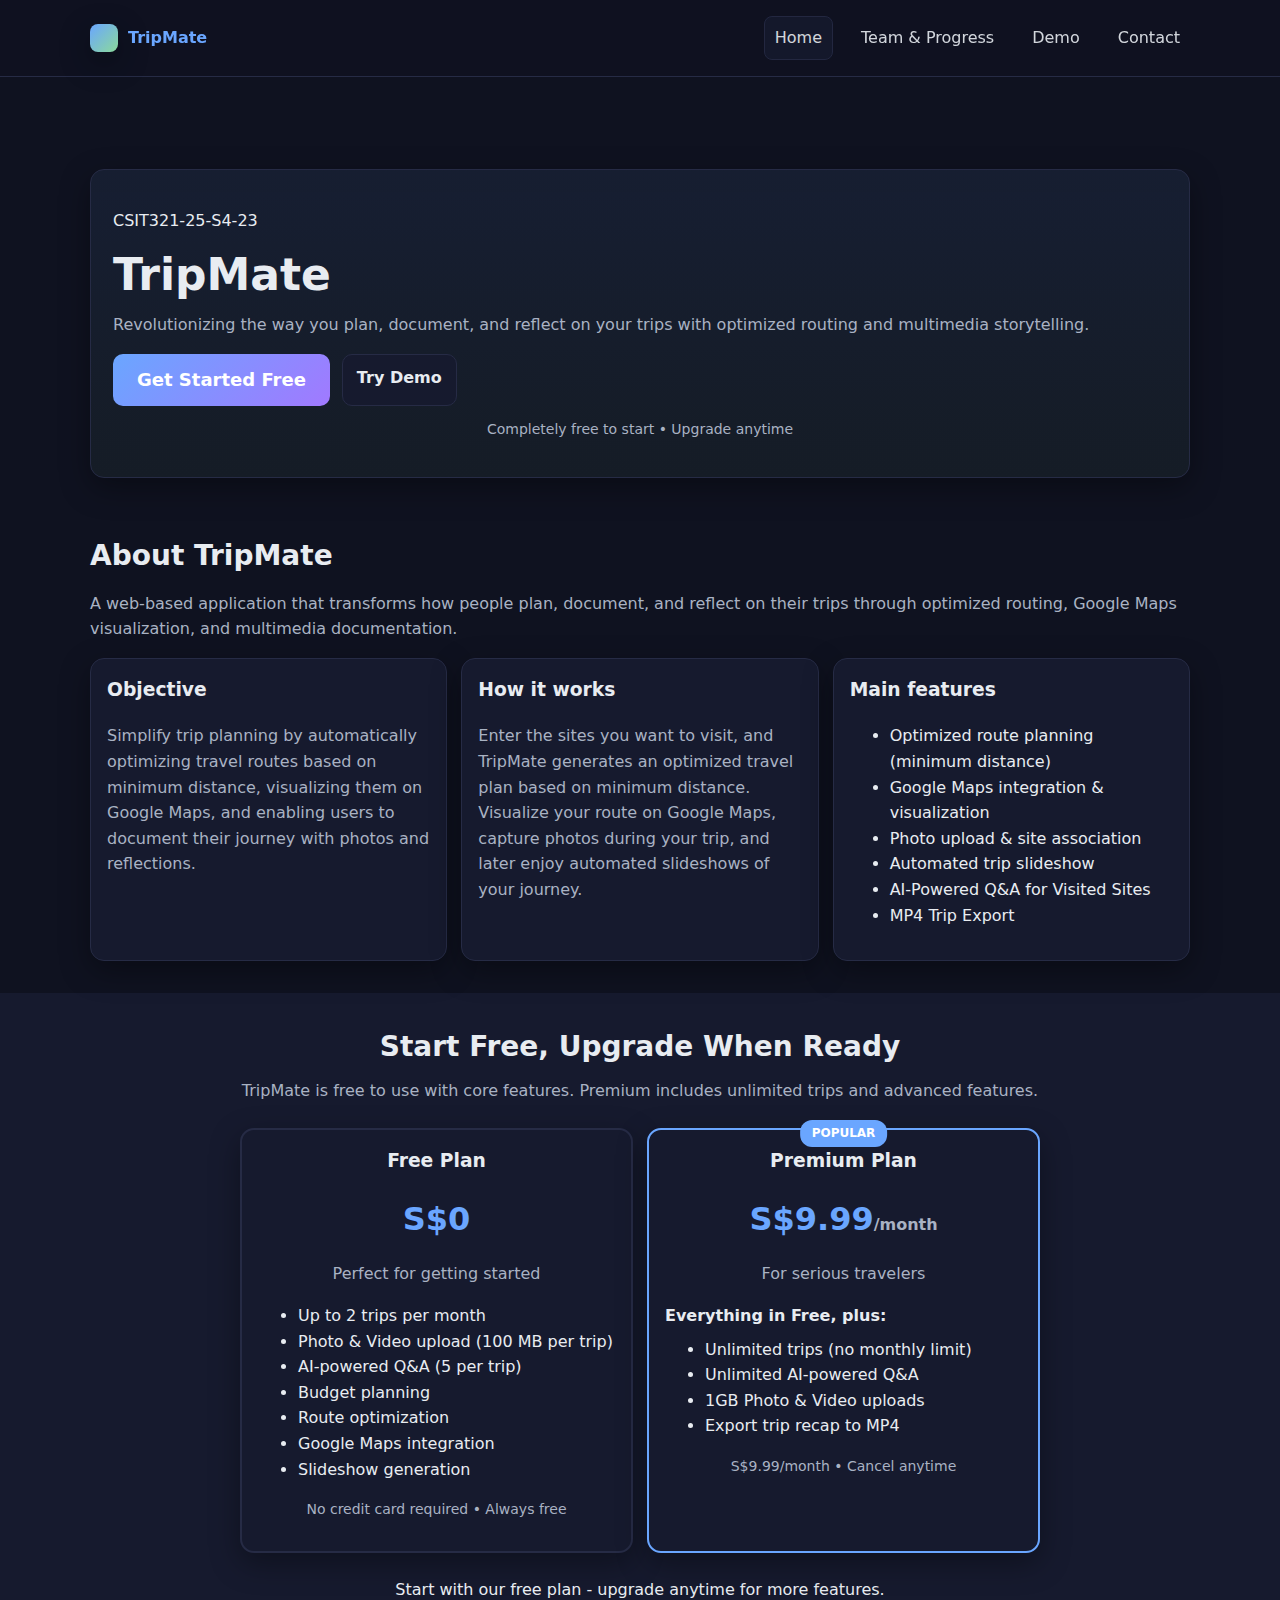
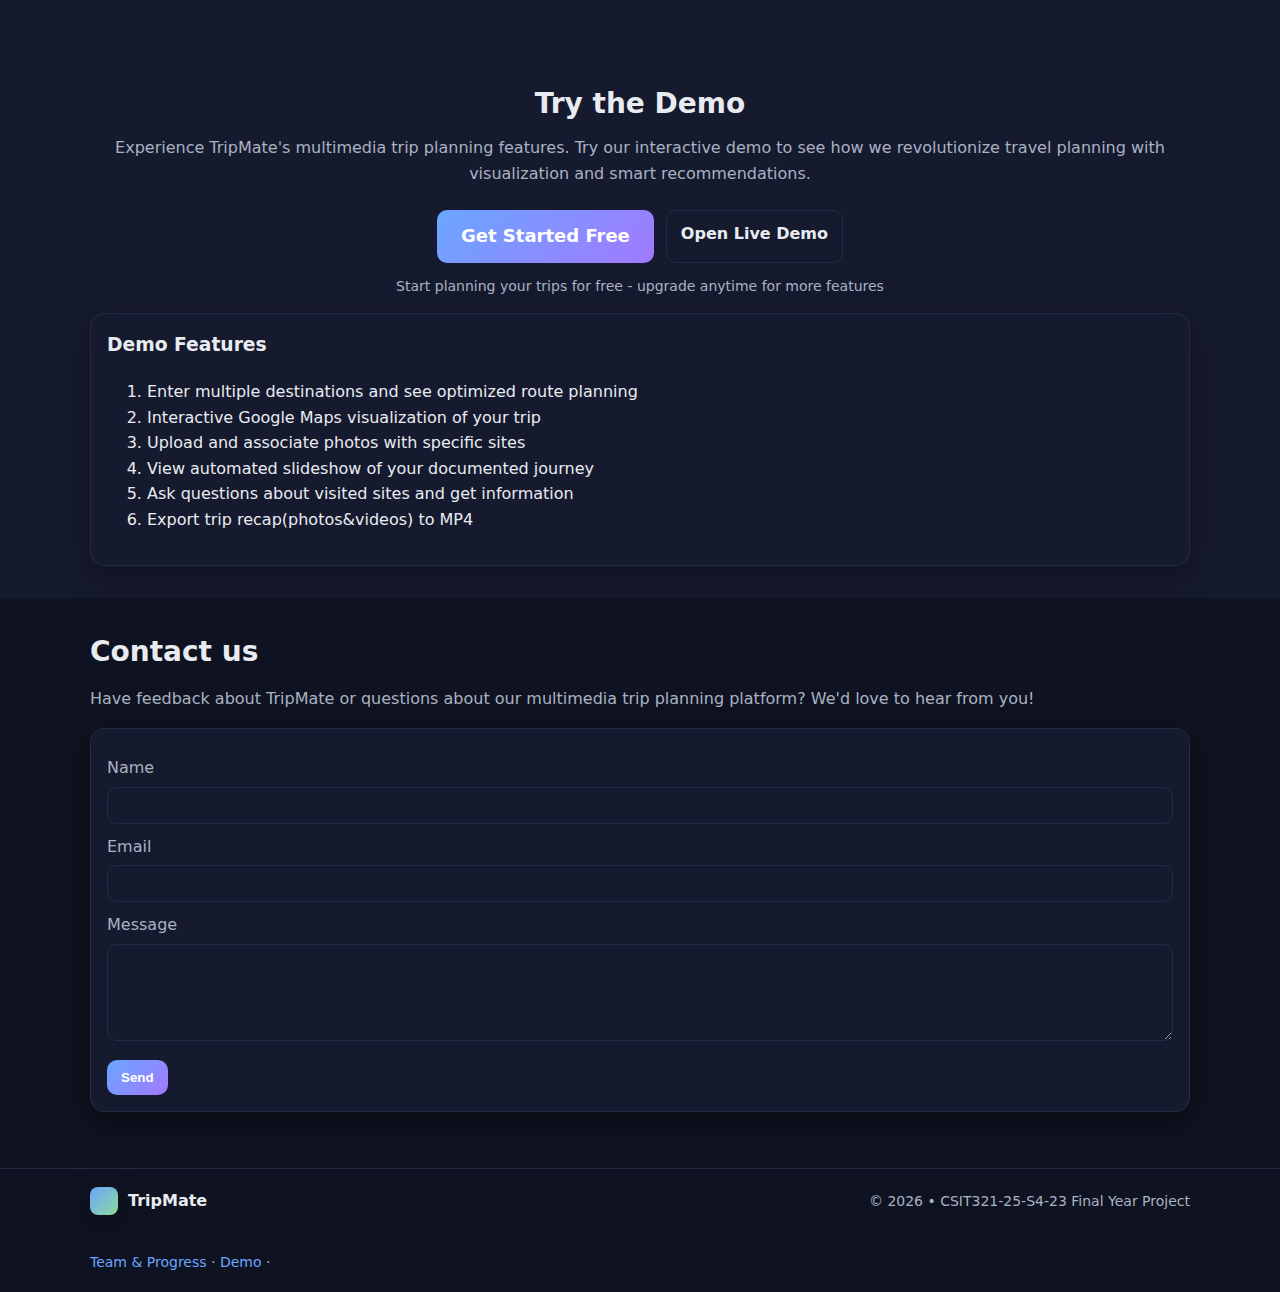
<file: index.html>
<!doctype html>
<html lang="en">
<head>
	<meta charset="utf-8">
	<meta name="viewport" content="width=device-width, initial-scale=1">
	<title>TripMate - Multimedia Trip Planning</title>
	<meta name="description" content="TripMate: A multimedia trip planning and visualization application for seamless travel experiences." />
	<link rel="stylesheet" href="./assets/css/styles.css" />
	<script>
		function toggleNav(){
			var links = document.getElementById('nav-links');
			links.classList.toggle('open');
		}
	</script>
</head>
<body>
	<header class="header">
		<div class="container navbar">
			<a class="brand" href="./index.html"><span class="logo" aria-hidden="true"></span><span>TripMate</span></a>
			<nav>
				<button class="burger" aria-label="Open menu" onclick="toggleNav()">☰</button>
				<div id="nav-links" class="nav-links">
					<a class="active" href="./index.html">Home</a>
					<a href="./team.html">Team & Progress</a>
					<a href="#demo">Demo</a>
					<a href="#contact">Contact</a>
				</div>
			</nav>
		</div>
	</header>

	<main>
		<section class="hero">
			<div class="container">
				<div class="hero-card">
				<p class="muted">CSIT321-25-S4-23</p>
				<h1 class="title">TripMate</h1>
				<p class="tagline">Revolutionizing the way you plan, document, and reflect on your trips with optimized routing and multimedia storytelling.</p>
					<div class="cta-row">
						<a class="btn primary" href="#" style="font-size: 18px; padding: 12px 24px;">Get Started Free</a>
					<a class="btn" href="#demo">Try Demo</a>
					</div>
					<p class="small" style="text-align: center; margin-top: 12px;">Completely free to start • Upgrade anytime</p>
				</div>
			</div>
		</section>

		<section class="section">
			<div class="container">
			<h2>About TripMate</h2>
			<p class="lead">A web-based application that transforms how people plan, document, and reflect on their trips through optimized routing, Google Maps visualization, and multimedia documentation.</p>
				<div class="grid cols-3">
				<div class="card">
					<h3>Objective</h3>
					<p class="muted">Simplify trip planning by automatically optimizing travel routes based on minimum distance, visualizing them on Google Maps, and enabling users to document their journey with photos and reflections.</p>
				</div>
				<div class="card">
					<h3>How it works</h3>
					<p class="muted">Enter the sites you want to visit, and TripMate generates an optimized travel plan based on minimum distance. Visualize your route on Google Maps, capture photos during your trip, and later enjoy automated slideshows of your journey.</p>
				</div>
				<div class="card">
					<h3>Main features</h3>
					<ul>
						<li>Optimized route planning (minimum distance)</li>
						<li>Google Maps integration & visualization</li>
						<li>Photo upload & site association</li>
						<li>Automated trip slideshow</li>
						<li>AI-Powered Q&A for Visited Sites</li>
						<li>MP4 Trip Export</li>
					</ul>
				</div>
				</div>
			</div>
		</section>

		<section id="pricing" class="section" style="background: var(--panel);">
			<div class="container">
				<h2 style="text-align: center; margin-bottom: 8px;">Start Free, Upgrade When Ready</h2>
						<p class="lead" style="text-align: center; margin-bottom: 24px;">TripMate is free to use with core features. Premium includes unlimited trips and advanced features.</p>
				
				<div class="grid cols-2" style="max-width: 800px; margin: 0 auto;">
					<div class="card" style="text-align: center; border: 2px solid var(--border);">
						<h3>Free Plan</h3>
						<div style="font-size: 32px; font-weight: bold; color: var(--accent); margin: 12px 0;">S$0</div>
						<p class="muted" style="margin-bottom: 16px;">Perfect for getting started</p>
						<ul style="text-align: left; margin: 16px 0;">
							<li>Up to 2 trips per month</li>
							<li>Photo & Video upload (100 MB per trip)</li>
							<li>AI-powered Q&A (5 per trip)</li>
							<li>Budget planning</li>
							<li>Route optimization</li>
							<li>Google Maps integration</li>
							<li>Slideshow generation</li>
						</ul>

						<p class="small" style="margin-top: 8px;">No credit card required • Always free</p>
					</div>
					
					<div class="card" style="text-align: center; border: 2px solid var(--accent); position: relative;">
						<div style="position: absolute; top: -10px; left: 50%; transform: translateX(-50%); background: var(--accent); color: white; padding: 4px 12px; border-radius: 12px; font-size: 12px; font-weight: bold;">POPULAR</div>
						<h3>Premium Plan</h3>
						<div style="font-size: 32px; font-weight: bold; color: var(--accent); margin: 12px 0;">S$9.99<span style="font-size: 16px; color: var(--muted);">/month</span></div>
						<p class="muted" style="margin-bottom: 16px;">For serious travelers</p>
						<p style="text-align: left; margin: 16px 0 8px 0; font-weight: 600;">Everything in Free, plus:</p>
						<ul style="text-align: left; margin: 8px 0 16px 0;">
							<li>Unlimited trips (no monthly limit)</li>
							<li>Unlimited AI-powered Q&A</li>
							<li>1GB Photo & Video uploads</li>
							<li>Export trip recap to MP4</li>
						</ul>
						<!-- Removed upgrade button for informational page -->
						<p class="small" style="margin-top: 8px;">S$9.99/month • Cancel anytime</p>
					</div>
				</div>
				
				<div style="text-align: center; margin-top: 24px;">
					<p class="muted">Start with our free plan - upgrade anytime for more features.</p>
				</div>
			</div>
		</section>


		<section id="demo" class="section" style="background: var(--panel);">
			<div class="container">
				<h2 style="text-align: center; margin-bottom: 8px;">Try the Demo</h2>
				<p class="lead" style="text-align: center; margin-bottom: 24px;">Experience TripMate's multimedia trip planning features. Try our interactive demo to see how we revolutionize travel planning with visualization and smart recommendations.</p>
				<div class="cta-row" style="justify-content: center;">
					<a class="btn primary" href="#" style="font-size: 18px; padding: 12px 24px;">Get Started Free</a>
					<a class="btn" href="#">Open Live Demo</a>
				</div>
				<p class="small" style="text-align: center; margin-top: 12px;">Start planning your trips for free - upgrade anytime for more features</p>
				<div class="card" style="margin-top:16px;">
					<h3>Demo Features</h3>
					<ol>
						<li>Enter multiple destinations and see optimized route planning</li>
						<li>Interactive Google Maps visualization of your trip</li>
						<li>Upload and associate photos with specific sites</li>
						<li>View automated slideshow of your documented journey</li>
						<li>Ask questions about visited sites and get information</li>
						<li>Export trip recap(photos&videos) to MP4</li>
					</ol>
				</div>
				
		</section>

		<section id="contact" class="section">
			<div class="container">
				<h2>Contact us</h2>
				<p class="lead">Have feedback about TripMate or questions about our multimedia trip planning platform? We'd love to hear from you!</p>
				<form class="card" onsubmit="event.preventDefault(); alert('Thanks! We\'ll get back to you.');">
					<label for="name">Name</label>
					<input class="input" id="name" name="name" required />
					<label for="email">Email</label>
					<input class="input" id="email" name="email" type="email" required />
					<label for="message">Message</label>
					<textarea id="message" name="message" rows="5" class="input" required></textarea>
					<div class="cta-row" style="margin-top:12px;">
						<button class="btn primary" type="submit">Send</button>
					</div>
				</form>
			</div>
		</section>
	</main>

	<footer class="footer">
		<div class="container">
			<div class="row">
			<div class="brand"><span class="logo" aria-hidden="true"></span><strong>TripMate</strong></div>
			<div class="small">© <span id="y"></span> • CSIT321-25-S4-23 Final Year Project</div>
			</div>
			<div class="row">
				<div class="small">
					<a href="./team.html">Team & Progress</a>
					<span> · </span>
					<a href="#demo">Demo</a>
					<span> · </span>
				</div>
			</div>
		</div>
	</footer>
	<script>document.getElementById('y').textContent = new Date().getFullYear();</script>
</body>
</html>
</file>
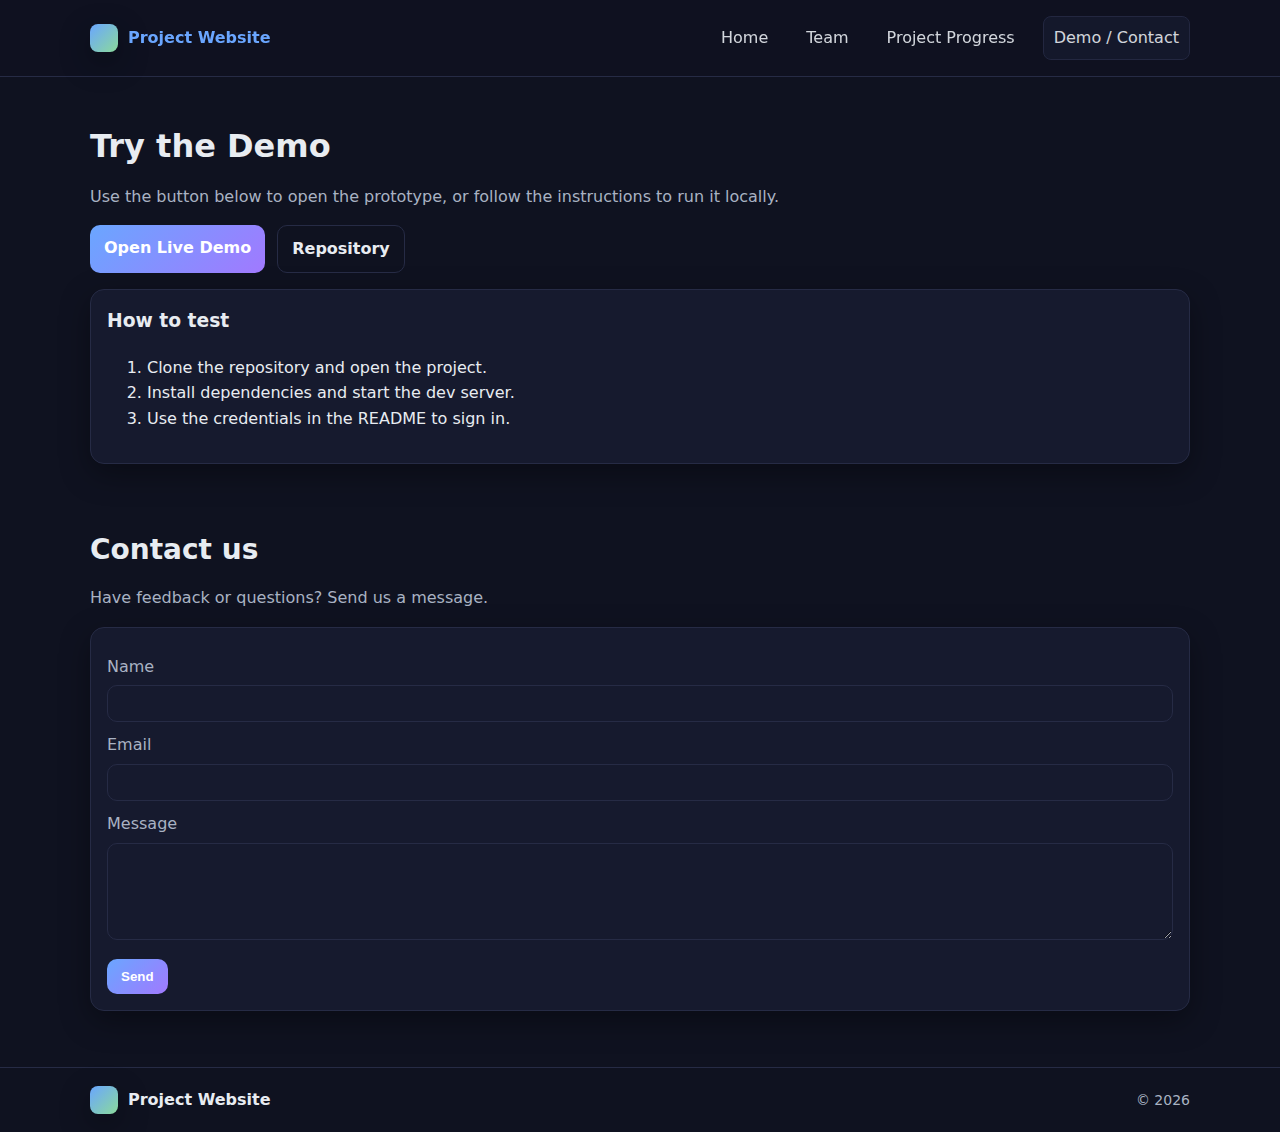
<file: demo.html>
<!doctype html>
<html lang="en">
<head>
	<meta charset="utf-8">
	<meta name="viewport" content="width=device-width, initial-scale=1">
	<title>Demo & Contact • Project Website</title>
	<link rel="stylesheet" href="./assets/css/styles.css" />
	<script>
		function toggleNav(){
			var links = document.getElementById('nav-links');
			links.classList.toggle('open');
		}
	</script>
</head>
<body>
	<header class="header">
		<div class="container navbar">
			<a class="brand" href="./index.html"><span class="logo" aria-hidden="true"></span><span>Project Website</span></a>
			<nav>
				<button class="burger" aria-label="Open menu" onclick="toggleNav()">☰</button>
				<div id="nav-links" class="nav-links">
					<a href="./index.html">Home</a>
					<a href="./team.html">Team</a>
					<a href="./docs.html">Project Progress</a>
					<a class="active" href="./demo.html">Demo / Contact</a>
				</div>
			</nav>
		</div>
	</header>

	<main>
		<section class="section">
			<div class="container">
				<h1 class="title" style="margin:12px 0;">Try the Demo</h1>
				<p class="lead">Use the button below to open the prototype, or follow the instructions to run it locally.</p>
				<div class="cta-row">
					<a class="btn primary" href="#">Open Live Demo</a>
					<a class="btn ghost" href="#">Repository</a>
				</div>
				<div class="card" style="margin-top:16px;">
					<h3>How to test</h3>
					<ol>
						<li>Clone the repository and open the project.</li>
						<li>Install dependencies and start the dev server.</li>
						<li>Use the credentials in the README to sign in.</li>
					</ol>
				</div>
			</div>
		</section>

		<section class="section">
			<div class="container">
				<h2>Contact us</h2>
				<p class="lead">Have feedback or questions? Send us a message.</p>
				<form class="card" onsubmit="event.preventDefault(); alert('Thanks! We\'ll get back to you.');">
					<label for="name">Name</label>
					<input class="input" id="name" name="name" required />
					<label for="email">Email</label>
					<input class="input" id="email" name="email" type="email" required />
					<label for="message">Message</label>
					<textarea id="message" name="message" rows="5" class="input" required></textarea>
					<div class="cta-row" style="margin-top:12px;">
						<button class="btn primary" type="submit">Send</button>
					</div>
				</form>
			</div>
		</section>
	</main>

	<footer class="footer">
		<div class="container">
			<div class="row">
				<div class="brand"><span class="logo" aria-hidden="true"></span><strong>Project Website</strong></div>
				<div class="small">© <span id="y"></span></div>
			</div>
		</div>
	</footer>
	<script>document.getElementById('y').textContent = new Date().getFullYear();</script>
</body>
</html>
</file>
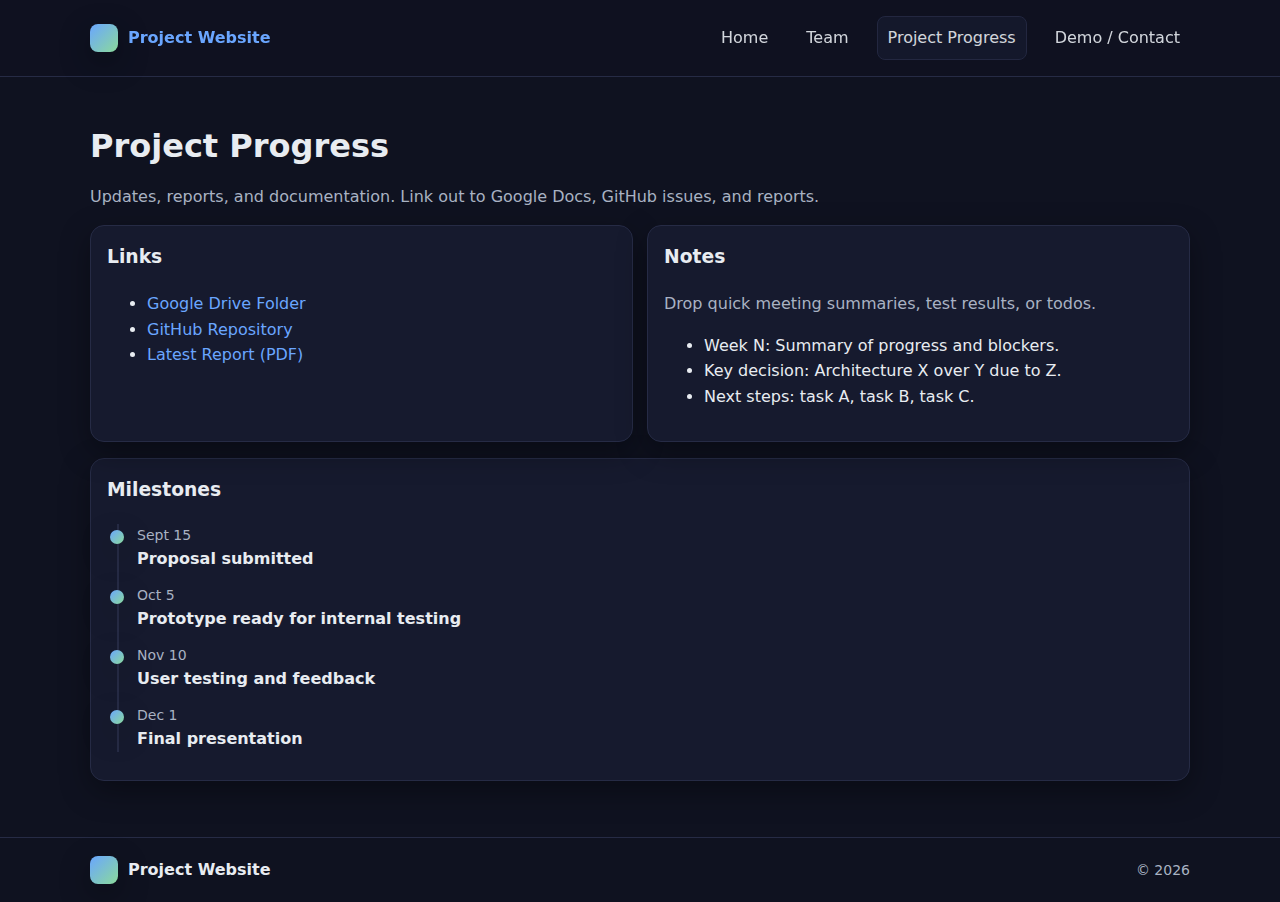
<file: docs.html>
<!doctype html>
<html lang="en">
<head>
	<meta charset="utf-8">
	<meta name="viewport" content="width=device-width, initial-scale=1">
	<title>Project Progress • Project Website</title>
	<link rel="stylesheet" href="./assets/css/styles.css" />
	<script>
		function toggleNav(){
			var links = document.getElementById('nav-links');
			links.classList.toggle('open');
		}
	</script>
</head>
<body>
	<header class="header">
		<div class="container navbar">
			<a class="brand" href="./index.html"><span class="logo" aria-hidden="true"></span><span>Project Website</span></a>
			<nav>
				<button class="burger" aria-label="Open menu" onclick="toggleNav()">☰</button>
				<div id="nav-links" class="nav-links">
					<a href="./index.html">Home</a>
					<a href="./team.html">Team</a>
					<a class="active" href="./docs.html">Project Progress</a>
					<a href="./demo.html">Demo / Contact</a>
				</div>
			</nav>
		</div>
	</header>

	<main>
		<section class="section">
			<div class="container">
				<h1 class="title" style="margin:12px 0;">Project Progress</h1>
				<p class="lead">Updates, reports, and documentation. Link out to Google Docs, GitHub issues, and reports.</p>

				<div class="grid cols-2">
					<div class="card">
						<h3>Links</h3>
						<ul>
							<li><a href="#">Google Drive Folder</a></li>
							<li><a href="#">GitHub Repository</a></li>
							<li><a href="#">Latest Report (PDF)</a></li>
						</ul>
					</div>
					<div class="card">
						<h3>Notes</h3>
						<p class="muted">Drop quick meeting summaries, test results, or todos.</p>
						<ul>
							<li>Week N: Summary of progress and blockers.</li>
							<li>Key decision: Architecture X over Y due to Z.</li>
							<li>Next steps: task A, task B, task C.</li>
						</ul>
					</div>
				</div>

				<div class="card" style="margin-top:16px;">
					<h3>Milestones</h3>
					<div class="timeline">
						<div class="milestone">
							<div class="date">Sept 15</div>
							<strong>Proposal submitted</strong>
						</div>
						<div class="milestone">
							<div class="date">Oct 5</div>
							<strong>Prototype ready for internal testing</strong>
						</div>
						<div class="milestone">
							<div class="date">Nov 10</div>
							<strong>User testing and feedback</strong>
						</div>
						<div class="milestone">
							<div class="date">Dec 1</div>
							<strong>Final presentation</strong>
						</div>
					</div>
				</div>
			</div>
		</section>
	</main>

	<footer class="footer">
		<div class="container">
			<div class="row">
				<div class="brand"><span class="logo" aria-hidden="true"></span><strong>Project Website</strong></div>
				<div class="small">© <span id="y"></span></div>
			</div>
		</div>
	</footer>
	<script>document.getElementById('y').textContent = new Date().getFullYear();</script>
</body>
</html>
</file>
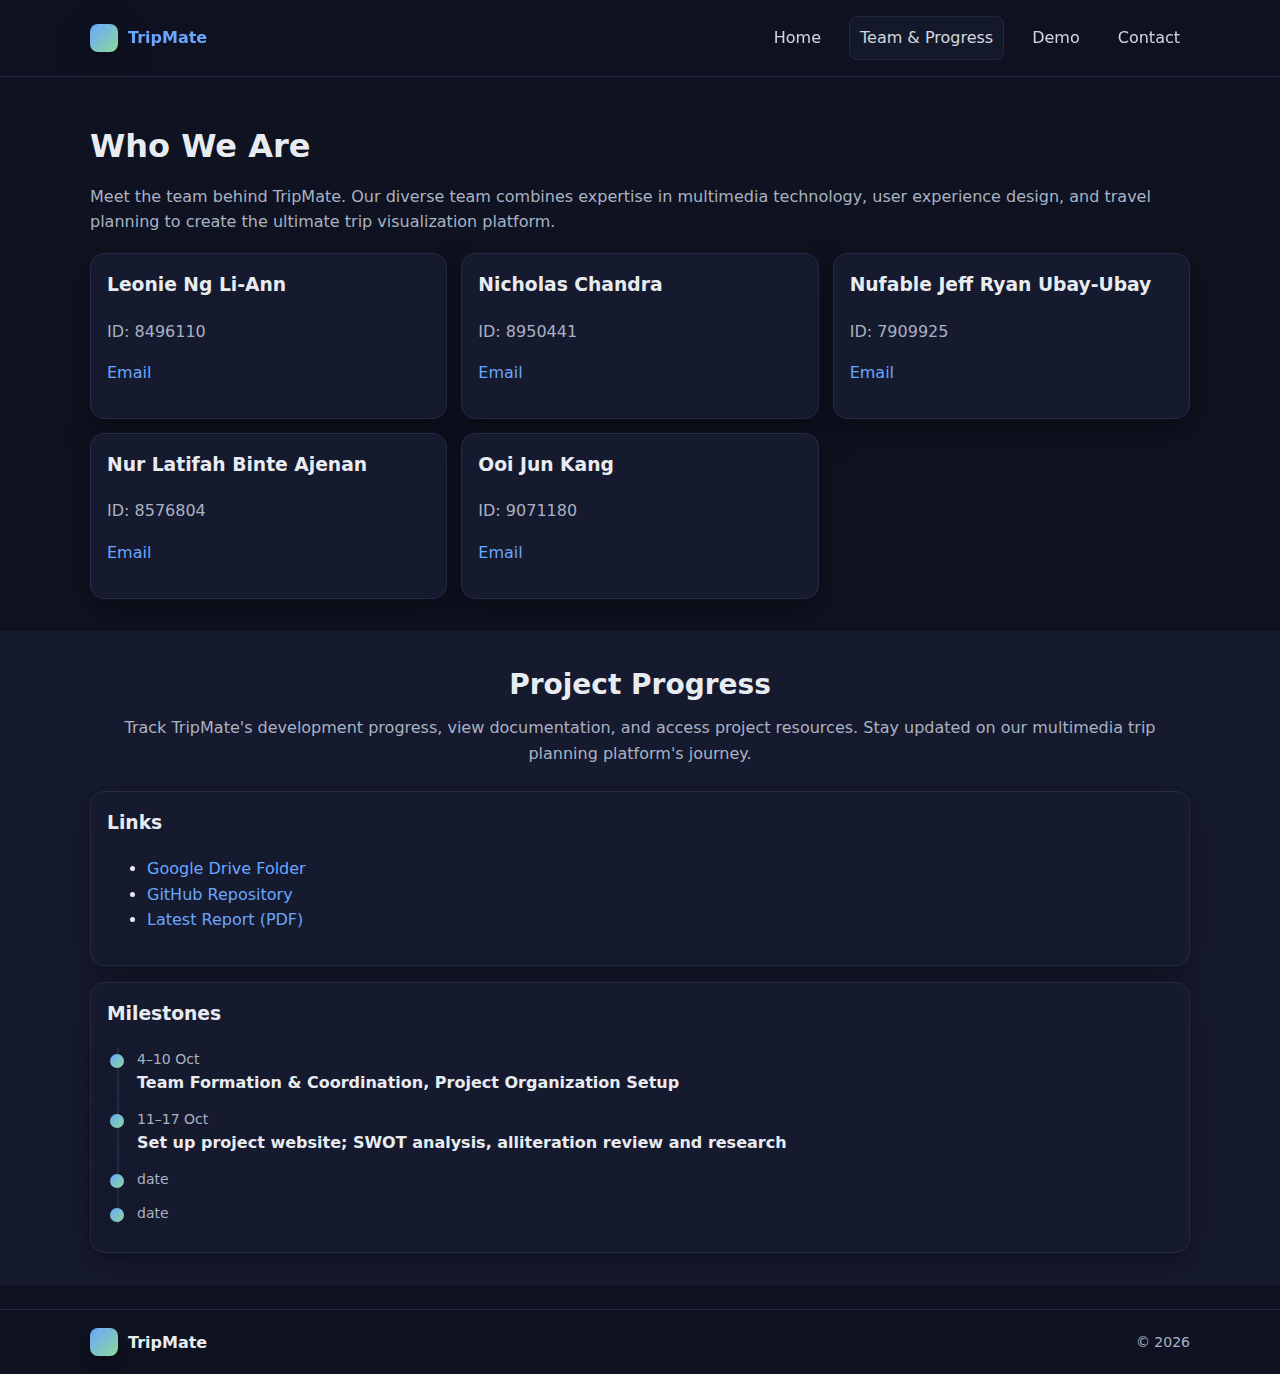
<file: team.html>
<!doctype html>
<html lang="en">
<head>
	<meta charset="utf-8">
	<meta name="viewport" content="width=device-width, initial-scale=1">
	<title>Team • TripMate</title>
	<link rel="stylesheet" href="./assets/css/styles.css" />
	<script>
		function toggleNav(){
			var links = document.getElementById('nav-links');
			links.classList.toggle('open');
		}
	</script>
</head>
<body>
	<header class="header">
		<div class="container navbar">
			<a class="brand" href="./index.html"><span class="logo" aria-hidden="true"></span><span>TripMate</span></a>
			<nav>
				<button class="burger" aria-label="Open menu" onclick="toggleNav()">☰</button>
				<div id="nav-links" class="nav-links">
					<a href="./index.html">Home</a>
					<a class="active" href="./team.html">Team & Progress</a>
					<a href="./index.html#demo">Demo</a>
					<a href="./index.html#contact">Contact</a>
				</div>
			</nav>
		</div>
	</header>

	<main>
		<section class="section">
			<div class="container">
				<h1 class="title" style="margin:12px 0;">Who We Are</h1>
				<p class="lead">Meet the team behind TripMate. Our diverse team combines expertise in multimedia technology, user experience design, and travel planning to create the ultimate trip visualization platform.</p>
				
				<div class="grid cols-3" style="margin-top:18px;">
					<div class="card">
						<h3>Leonie Ng Li-Ann</h3>
						<p class="muted">ID: 8496110</p>
						<p></p>
						<p><a href="mailto:llang009@mymail.sim.edu.sg">Email</a></p>
					</div>
					<div class="card">
						<h3>Nicholas Chandra</h3>
						<p class="muted">ID: 8950441</p>
						<p></p>
						<p><a href="mailto:Nchandra001@mymail.sim.edu.sg">Email</a></p>
					</div>
					<div class="card">
						<h3>Nufable Jeff Ryan Ubay-Ubay</h3>
						<p class="muted">ID: 7909925</p>
						<p></p>
						<p><a href="mailto:nufable002@mymail.sim.edu.sg">Email</a></p>
					</div>
					<div class="card">
						<h3>Nur Latifah Binte Ajenan</h3>
						<p class="muted">ID: 8576804</p>
						<p></p>
						<p><a href="mailto:nurlba002@mymail.sim.edu.sg">Email</a></p>
					</div>
					<div class="card">
						<h3>Ooi Jun Kang</h3>
						<p class="muted">ID: 9071180</p>
						<p></p>
						<p><a href="mailto:jkooi001@mymail.sim.edu.sg">Email</a></p>
					</div>
				</div>
			</div>
		</section>

		<section class="section" style="background: var(--panel);">
			<div class="container">
				<h2 style="text-align: center; margin-bottom: 8px;">Project Progress</h2>
				<p class="lead" style="text-align: center; margin-bottom: 24px;">Track TripMate's development progress, view documentation, and access project resources. Stay updated on our multimedia trip planning platform's journey.</p>

				<div class="card">
					<h3>Links</h3>
					<ul>
						<li><a href="https://drive.google.com/drive/folders/1Ax2Q9kjMZdaXSJdS3-Dhm7O3IixaIh-z?">Google Drive Folder</a></li>
						<li><a href="https://github.com/chyans/fypgroup6">GitHub Repository</a></li>
						<li><a href="#">Latest Report (PDF)</a></li>
					</ul>
				</div>

				<div class="card" style="margin-top:16px;">
					<h3>Milestones</h3>
					<div class="timeline">
						<div class="milestone">
							<div class="date">4–10 Oct</div>
							<strong>Team Formation & Coordination, Project Organization Setup</strong>
						</div>
						<div class="milestone">
							<div class="date">11–17 Oct</div>
							<strong>Set up project website; SWOT analysis, alliteration review and research</strong>
						</div>
						<div class="milestone">
							<div class="date">date</div>
							<strong></strong>
						</div>
						<div class="milestone">
							<div class="date">date</div>
							<strong></strong>
						</div>
					</div>
				</div>
			</div>
		</section>
	</main>

	<footer class="footer">
		<div class="container">
			<div class="row">
				<div class="brand"><span class="logo" aria-hidden="true"></span><strong>TripMate</strong></div>
				<div class="small">© <span id="y"></span></div>
			</div>
		</div>
	</footer>
	<script>document.getElementById('y').textContent = new Date().getFullYear();</script>
</body>
</html>
</file>
<file: assets/css/styles.css>
/* Root theme */
:root {
  --bg: #0f1220;
  --panel: #161a2e;
  --text: #e8ecf1;
  --muted: #a9b2c3;
  --accent: #6aa6ff;
  --accent-2: #8bda9b;
  --border: #262b45;
  --shadow: 0 10px 30px rgba(0,0,0,0.35);
  --radius: 14px;
}

* { box-sizing: border-box; }

html, body {
  margin: 0;
  padding: 0;
  background: var(--bg);
  color: var(--text);
  font-family: ui-sans-serif, system-ui, -apple-system, Segoe UI, Roboto, Helvetica, Arial, "Apple Color Emoji", "Segoe UI Emoji";
  line-height: 1.6;
}

img { max-width: 100%; display: block; }

a { color: var(--accent); text-decoration: none; }
a:hover { text-decoration: underline; }

.container {
  width: min(1100px, 92%);
  margin: 0 auto;
}

/* Header / Nav */
.header {
  position: sticky;
  top: 0;
  z-index: 50;
  background: rgba(15,18,32,0.8);
  backdrop-filter: blur(10px);
  border-bottom: 1px solid var(--border);
}

.navbar { display: flex; align-items: center; justify-content: space-between; padding: 16px 0; }
.brand { display: flex; align-items: center; gap: 10px; font-weight: 700; }
.brand .logo { width: 28px; height: 28px; border-radius: 8px; background: linear-gradient(135deg, var(--accent), var(--accent-2)); box-shadow: var(--shadow); }

.nav-links { display: flex; gap: 18px; align-items: center; }
.nav-links a { color: var(--text); opacity: 0.9; padding: 8px 10px; border-radius: 8px; }
.nav-links a.active, .nav-links a:hover { background: var(--panel); border: 1px solid var(--border); text-decoration: none; }

.nav-cta { padding: 8px 12px; background: linear-gradient(135deg, var(--accent), #a179ff); border: 0; color: white; border-radius: 10px; box-shadow: var(--shadow); font-weight: 600; }

/* Mobile nav */
.burger { display: none; background: none; border: 0; color: var(--text); font-size: 22px; }
@media (max-width: 720px) {
  .nav-links { display: none; position: absolute; right: 4%; top: 64px; flex-direction: column; background: var(--panel); border: 1px solid var(--border); border-radius: 12px; width: 92%; padding: 12px; }
  .nav-links.open { display: flex; }
  .burger { display: block; }
}

/* Hero */
.hero { padding: 64px 0 24px; }
.hero .title { font-size: clamp(28px, 5vw, 44px); line-height: 1.2; margin: 8px 0 10px; }
.hero .tagline { color: var(--muted); margin: 0; }

.hero-card {
  margin-top: 28px;
  background: linear-gradient(180deg, rgba(106,166,255,0.08), rgba(139,218,155,0.05));
  border: 1px solid var(--border);
  border-radius: var(--radius);
  padding: 22px;
  box-shadow: var(--shadow);
}

.cta-row { display: flex; gap: 12px; flex-wrap: wrap; margin-top: 16px; }
.btn { padding: 10px 14px; border-radius: 10px; border: 1px solid var(--border); background: var(--panel); color: var(--text); font-weight: 600; }
.btn.primary { background: linear-gradient(135deg, var(--accent), #a179ff); border: 0; color: white; }
.btn.ghost { background: transparent; }

/* Sections */
.section { padding: 32px 0; }
.section h2 { margin: 0 0 12px; font-size: clamp(20px, 3.5vw, 28px); }
.section p.lead { color: var(--muted); margin-top: 0; }

.grid { display: grid; gap: 14px; }
.grid.cols-3 { grid-template-columns: repeat(3, 1fr); }
.grid.cols-2 { grid-template-columns: repeat(2, 1fr); }
@media (max-width: 900px) { .grid.cols-3 { grid-template-columns: repeat(2, 1fr); } }
@media (max-width: 640px) { .grid.cols-3, .grid.cols-2 { grid-template-columns: 1fr; } }

.card { background: var(--panel); border: 1px solid var(--border); border-radius: var(--radius); padding: 16px; box-shadow: var(--shadow); }
.card h3 { margin-top: 0; }
.card .muted { color: var(--muted); }

/* Timeline */
.timeline { position: relative; margin: 8px 0; }
.timeline::before { content: ""; position: absolute; left: 10px; top: 0; bottom: 0; width: 2px; background: var(--border); }
.milestone { position: relative; padding-left: 30px; margin: 12px 0; }
.milestone::before { content: ""; position: absolute; left: 3px; top: 6px; width: 14px; height: 14px; border-radius: 50%; background: linear-gradient(135deg, var(--accent), var(--accent-2)); box-shadow: var(--shadow); }
.milestone .date { color: var(--muted); font-size: 14px; }

/* Forms */
.input, textarea { width: 100%; padding: 10px 12px; background: var(--panel); border: 1px solid var(--border); border-radius: 10px; color: var(--text); }
label { display: block; margin: 10px 0 6px; color: var(--muted); }

/* Footer */
.footer { border-top: 1px solid var(--border); margin-top: 24px; }
.footer .row { display: flex; gap: 16px; align-items: center; justify-content: space-between; padding: 18px 0; flex-wrap: wrap; }
.small { color: var(--muted); font-size: 14px; }

/* Utilities */
.sep { height: 1px; background: var(--border); margin: 16px 0; border-radius: 999px; }
.sr-only { position: absolute; width: 1px; height: 1px; padding: 0; margin: -1px; overflow: hidden; clip: rect(0,0,0,0); white-space: nowrap; border: 0; }
</file>
